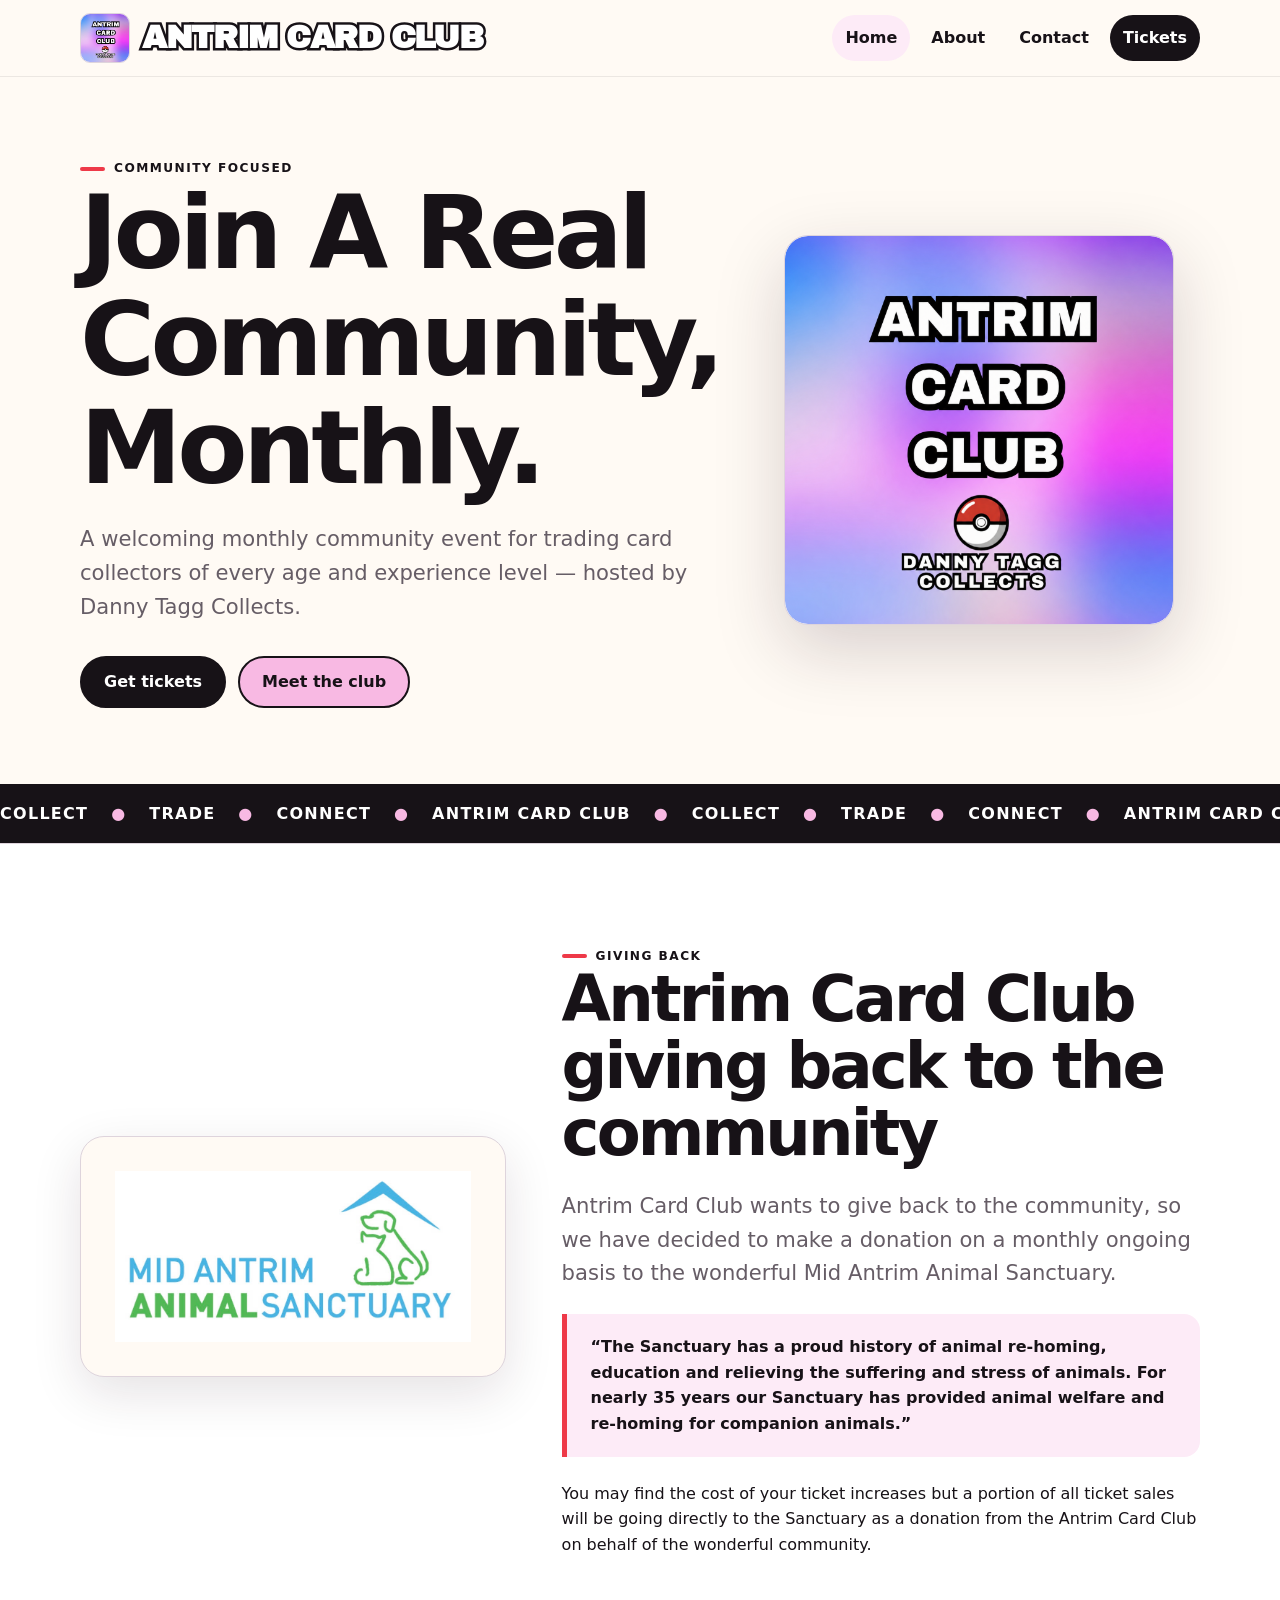
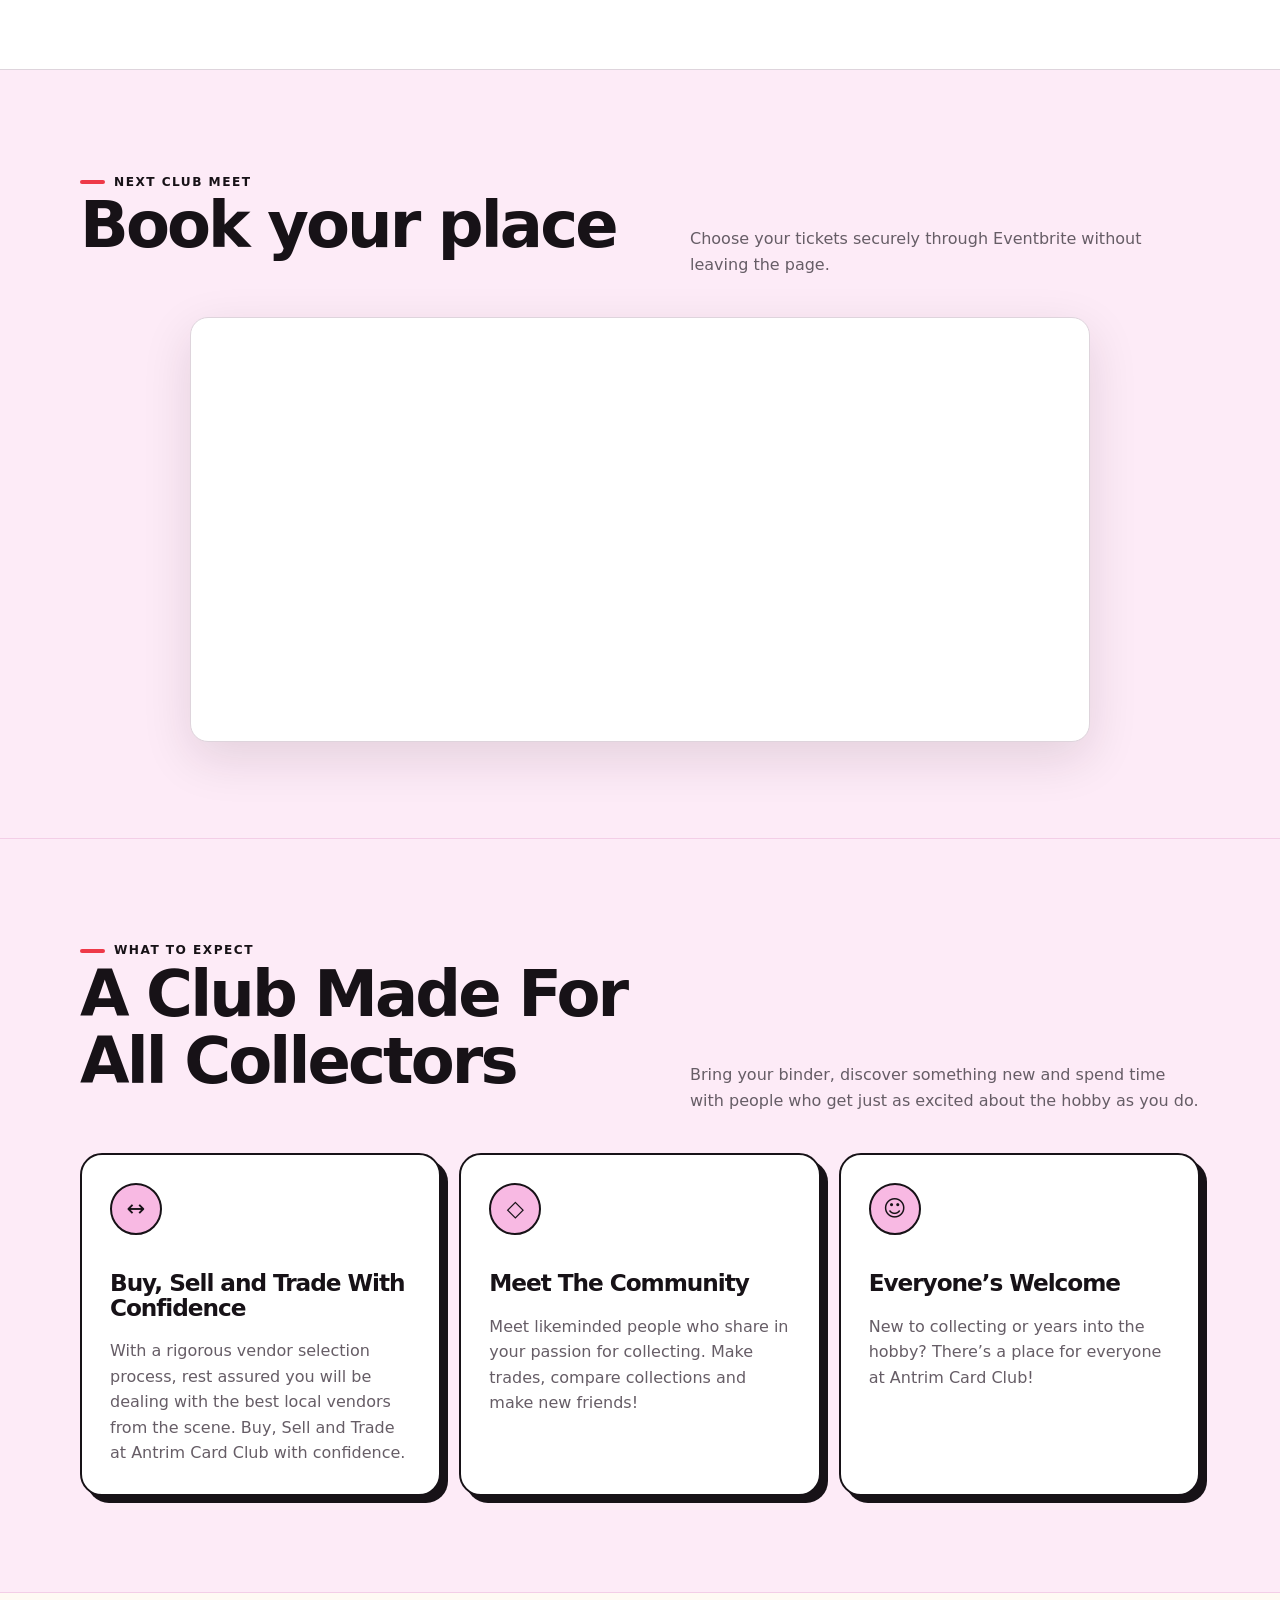
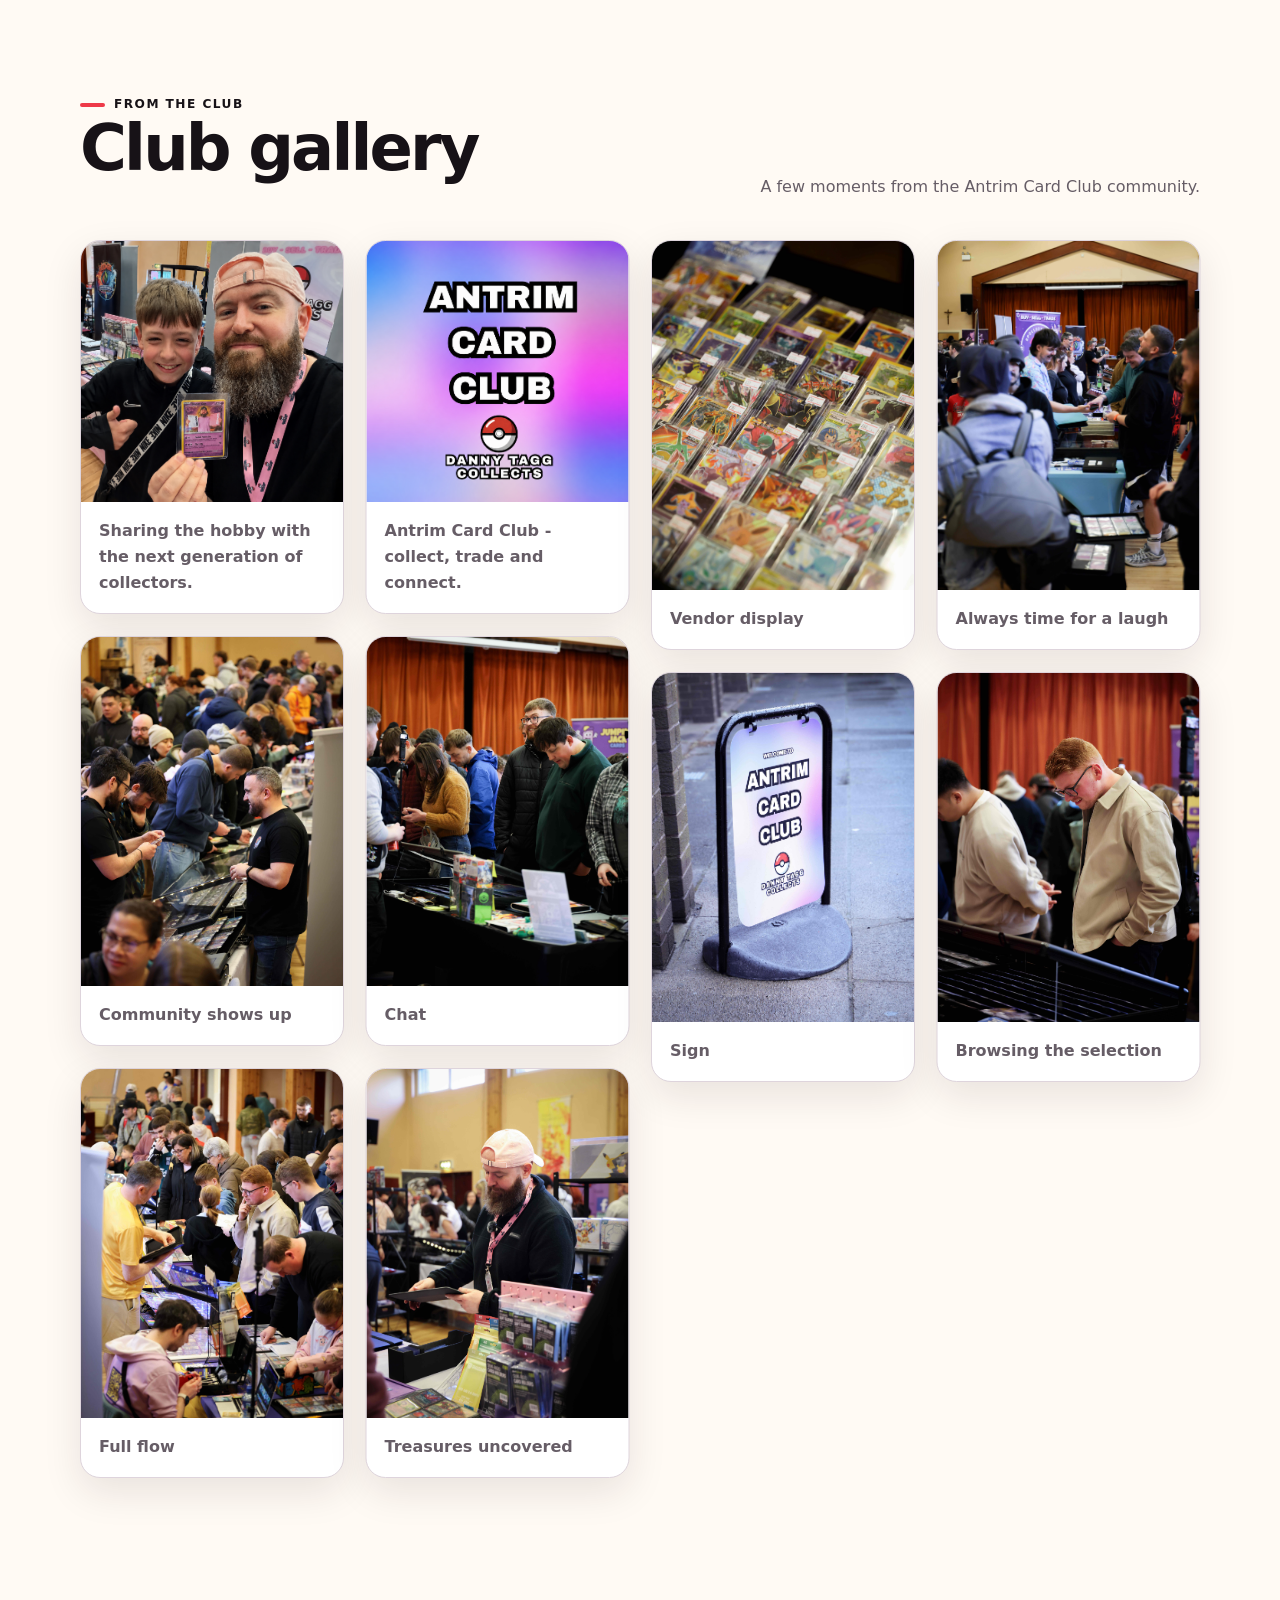
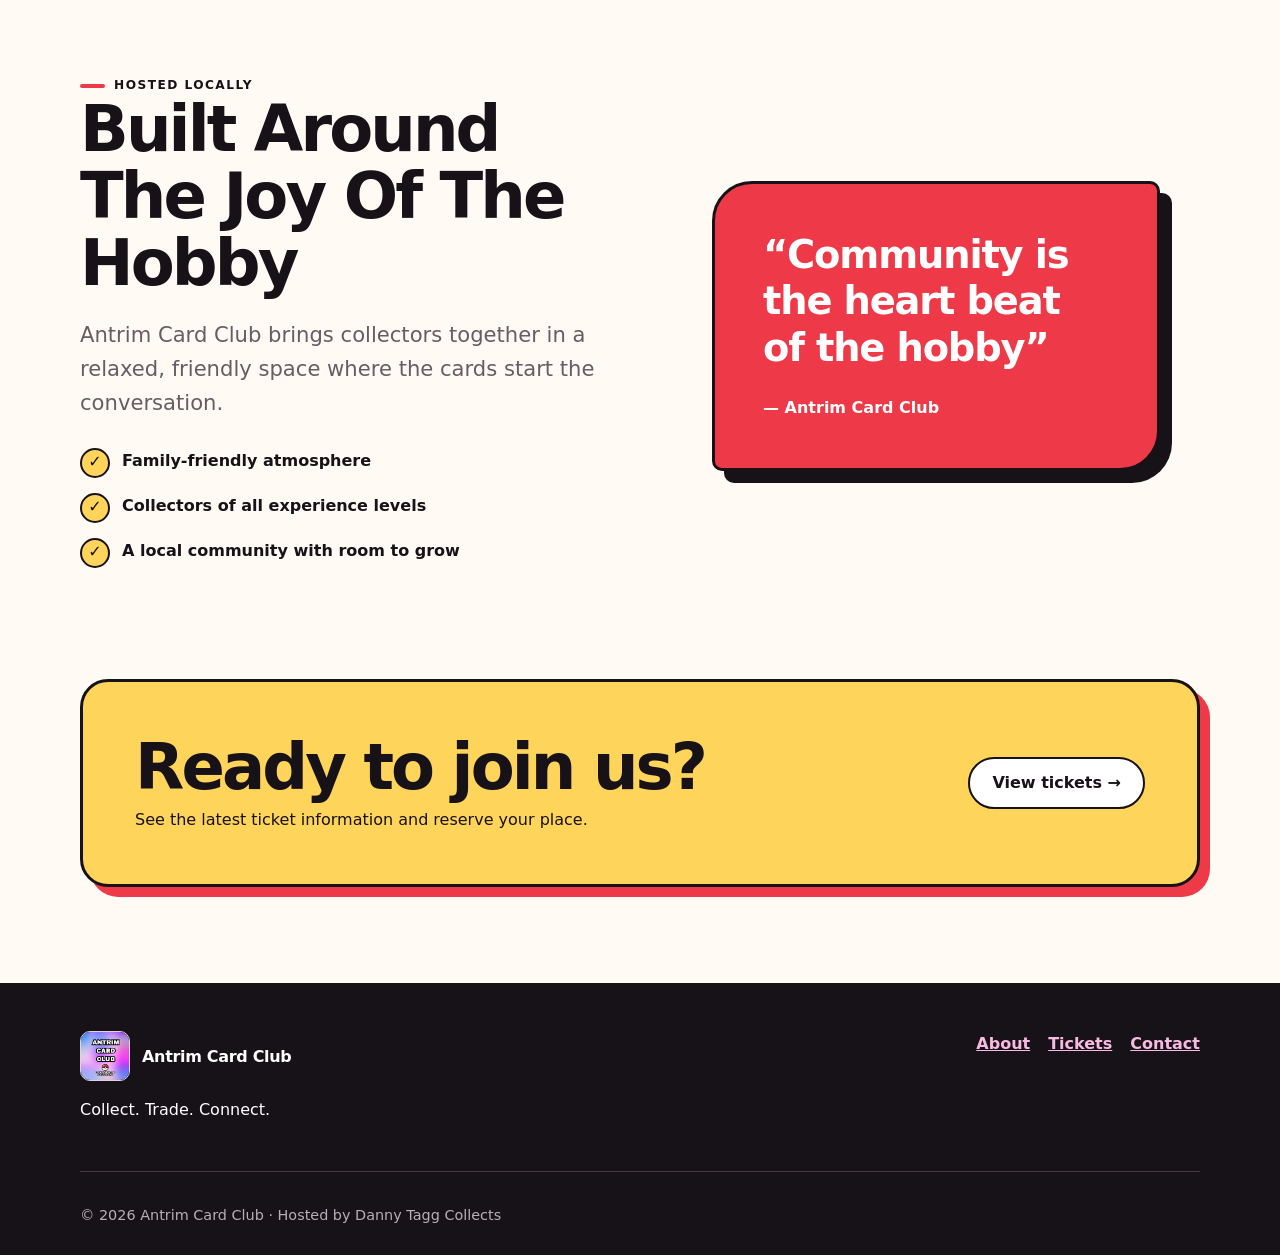
<file: index.html>
<!doctype html>
<html lang="en">
<head>
  <meta charset="utf-8"><meta name="viewport" content="width=device-width, initial-scale=1">
  <meta name="description" content="Antrim Card Club — local collectors, good trades and great cards, brought together by Danny Tagg Collects.">
  <title>Antrim Card Club | Collect. Trade. Play.</title>
  <link rel="preconnect" href="https://fonts.googleapis.com">
  <link rel="preconnect" href="https://fonts.gstatic.com" crossorigin>
  <link href="https://fonts.googleapis.com/css2?family=Archivo+Black&display=swap" rel="stylesheet">
  <link rel="stylesheet" href="styles.css">
</head>
<body>
  <a class="skip" href="#main">Skip to content</a>
  <header class="site-header"><nav class="nav wrap" aria-label="Main navigation">
    <a class="brand" href="index.html"><img src="assets/danny-tagg-logo.webp" alt="Antrim Card Club logo"><span class="home-brand-wordmark" data-site-name>Antrim Card Club</span></a>
    <button class="menu-btn" aria-expanded="false" aria-controls="nav-links">Menu</button>
    <div class="nav-links" id="nav-links"><a href="index.html" aria-current="page">Home</a><a href="about.html">About</a><a href="contact.html">Contact</a><a class="nav-cta" href="tickets.html">Tickets</a></div>
  </nav></header>
  <main id="main">
    <section class="hero wrap">
      <div><span class="eyebrow" data-content="home.eyebrow">Antrim’s collector community</span><h1 data-content="home.title">Good cards. Great people.</h1><p class="lead" data-content="home.intro">A welcoming local meet-up for trading card collectors of every age and experience level — hosted by Danny Tagg Collects.</p><div class="actions"><a class="btn btn-primary" href="tickets.html">Get tickets</a><a class="btn btn-pink" href="about.html">Meet the club</a></div></div>
      <div class="hero-art" aria-label="Danny Tagg Collects"><span class="spark spark-a">✦</span><div class="hero-disc"><img src="assets/danny-tagg-logo.webp" alt="Danny Tagg Collects"></div><span class="spark spark-b">★</span></div>
    </section>
    <div class="ticker" aria-hidden="true"><div class="ticker-track">COLLECT <span>●</span> TRADE <span>●</span> CONNECT <span>●</span> ANTRIM CARD CLUB <span>●</span> COLLECT <span>●</span> TRADE <span>●</span> CONNECT <span>●</span> ANTRIM CARD CLUB <span>●</span></div></div>
    <section class="section community-giving"><div class="wrap community-giving-grid"><div class="community-giving-image"><img data-announcement-image src="assets/mid-antrim-animal-sanctuary.png" alt="Mid Antrim Animal Sanctuary logo"></div><div class="community-giving-copy"><span class="eyebrow">Giving back</span><h2 data-content="home.announcementTitle">Antrim Card Club giving back to the community</h2><p class="lead" data-content="home.announcementIntro">Antrim Card Club wants to give back to the community, so we have decided to make a donation on a monthly ongoing basis to the wonderful Mid Antrim Animal Sanctuary.</p><blockquote data-content="home.sanctuaryQuote">“The Sanctuary has a proud history of animal re-homing, education and relieving the suffering and stress of animals. For nearly 35 years our Sanctuary has provided animal welfare and re-homing for companion animals.”</blockquote><p data-content="home.announcementClosing">You may find the cost of your ticket increases but a portion of all ticket sales will be going directly to the Sanctuary as a donation from the Antrim Card Club on behalf of the wonderful community.</p></div></div></section>
    <section class="section home-booking"><div class="wrap"><div class="section-head"><div><span class="eyebrow">Next club meet</span><h2>Book your place</h2></div><p>Choose your tickets securely through Eventbrite without leaving the page.</p></div><div class="eventbrite-widget-shell"><div id="eventbrite-widget-container-home-2002380245216" data-eventbrite-checkout></div><noscript><p>JavaScript is required for embedded checkout. <a href="tickets.html">Visit the tickets page</a>.</p></noscript></div></div></section>
    <section class="section section-pink"><div class="wrap"><div class="section-head"><div><span class="eyebrow">What to expect</span><h2 data-content="home.sectionTitle">A club made for collectors</h2></div><p data-content="home.sectionIntro">Bring your binder, discover something new and spend time with people who get just as excited about the hobby as you do.</p></div><div class="cards">
      <article class="card"><div class="card-icon">↔</div><h3 data-content="home.featureOneTitle">Trade with confidence</h3><p data-content="home.featureOneText">Meet collectors face to face, compare collections and make fair, friendly trades.</p></article>
      <article class="card"><div class="card-icon">◇</div><h3 data-content="home.featureTwoTitle">Find new favourites</h3><p data-content="home.featureTwoText">Explore cards, sets and collecting styles from across the local community.</p></article>
      <article class="card"><div class="card-icon">☺</div><h3 data-content="home.featureThreeTitle">Everyone’s welcome</h3><p data-content="home.featureThreeText">New to collecting or years into the hobby? There’s a place for you at the table.</p></article>
    </div></div></section>
    <section class="section"><div class="wrap split"><div><span class="eyebrow">Hosted locally</span><h2 data-content="home.storyTitle">Built around the joy of the hobby</h2><p class="lead" data-content="home.storyText">Danny Tagg Collects brings collectors together in a relaxed, friendly space where the cards start the conversation.</p><ul class="feature-list"><li>Family-friendly atmosphere</li><li>Collectors of all experience levels</li><li>A local community with room to grow</li></ul></div><blockquote class="quote"><p>“The best pull is finding your people.”</p><span>— Antrim Card Club</span></blockquote></div></section>
    <section class="cta wrap"><div><h2>Ready to join us?</h2><p>See the latest ticket information and reserve your place.</p></div><a class="btn btn-light" href="tickets.html">View tickets →</a></section>
  </main>
  <footer><div class="wrap"><div class="footer-grid"><div class="footer-brand"><a class="brand" href="index.html"><img src="assets/danny-tagg-logo.webp" alt=""><span>Antrim Card Club</span></a><p>Collect. Trade. Connect.</p></div><div class="footer-links"><a href="about.html">About</a><a href="tickets.html">Tickets</a><a href="contact.html">Contact</a></div></div><div class="copyright">© <span data-year></span> Antrim Card Club · Hosted by Danny Tagg Collects</div></div></footer>
  <script src="eventbrite-checkout.js?v=20261007"></script><script src="site-content.js?v=20261007"></script><script src="script.js?v=20261007"></script>
</body></html>
</file>
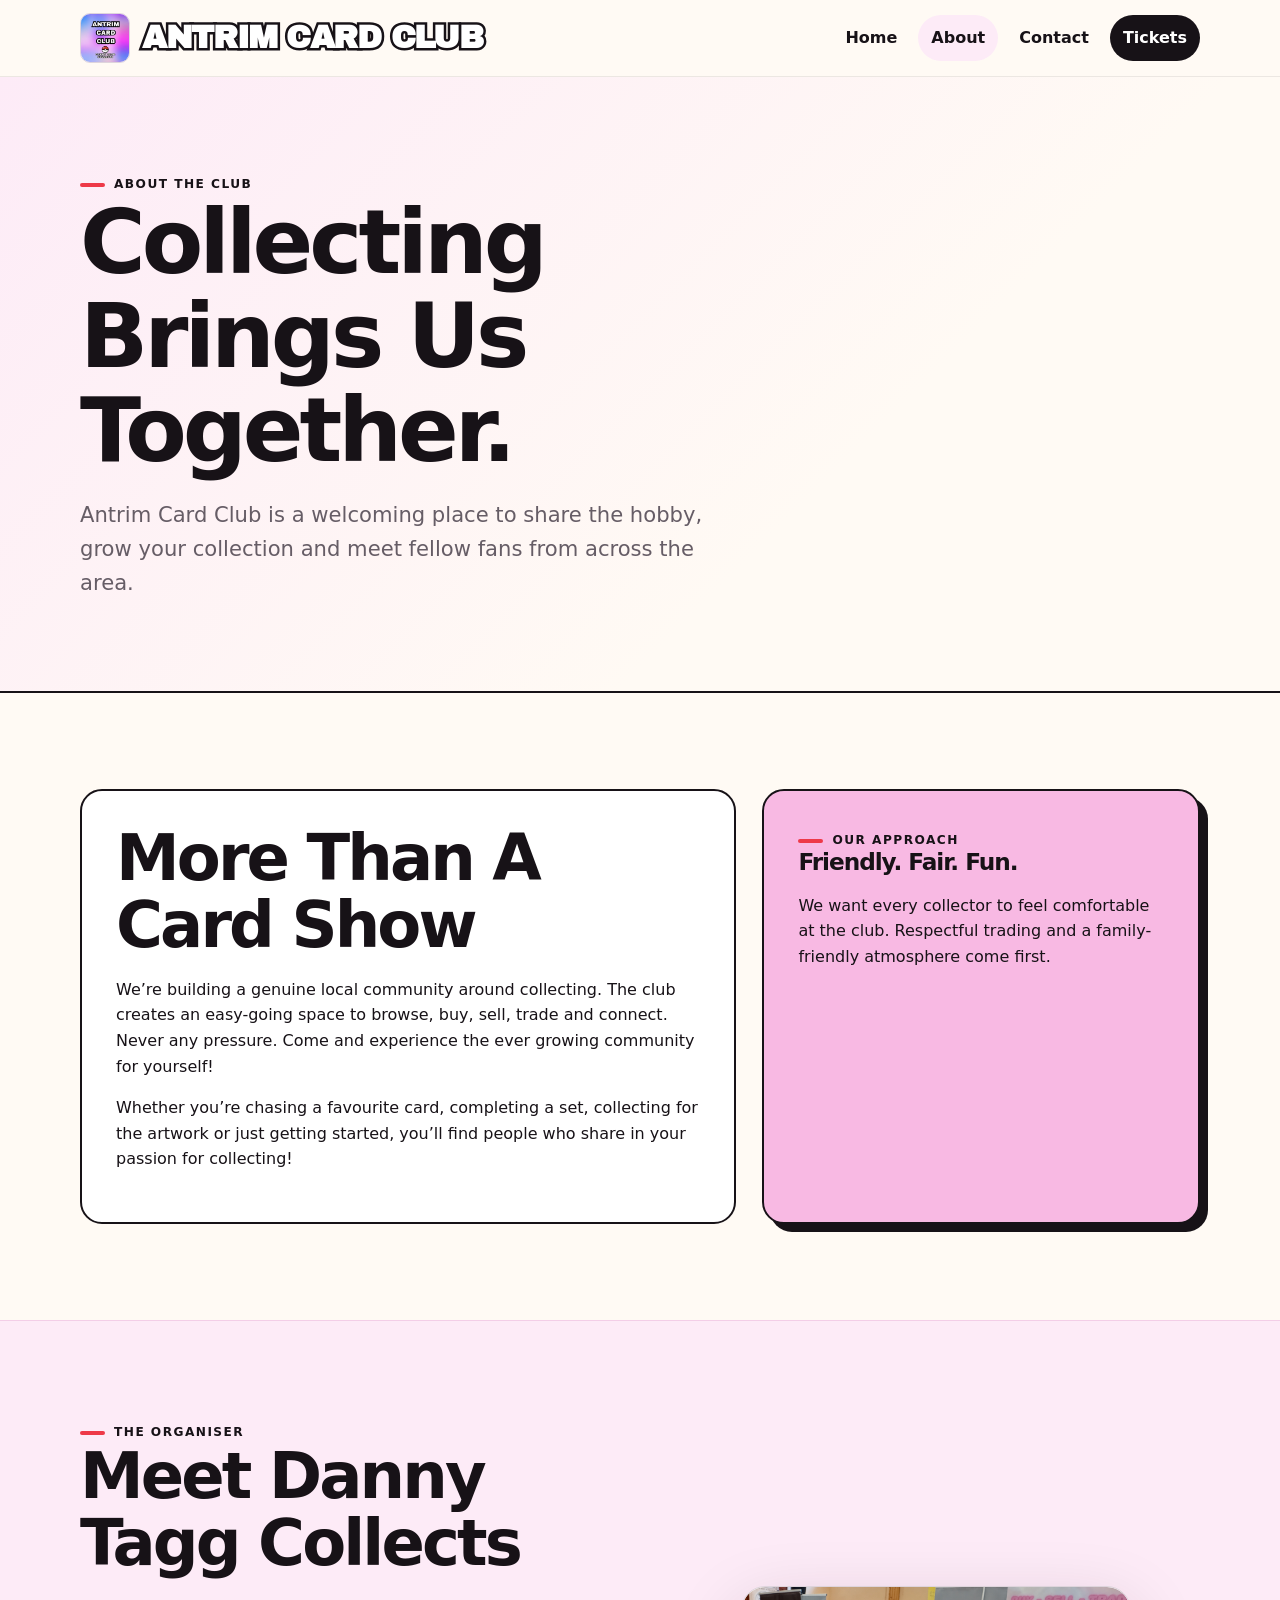
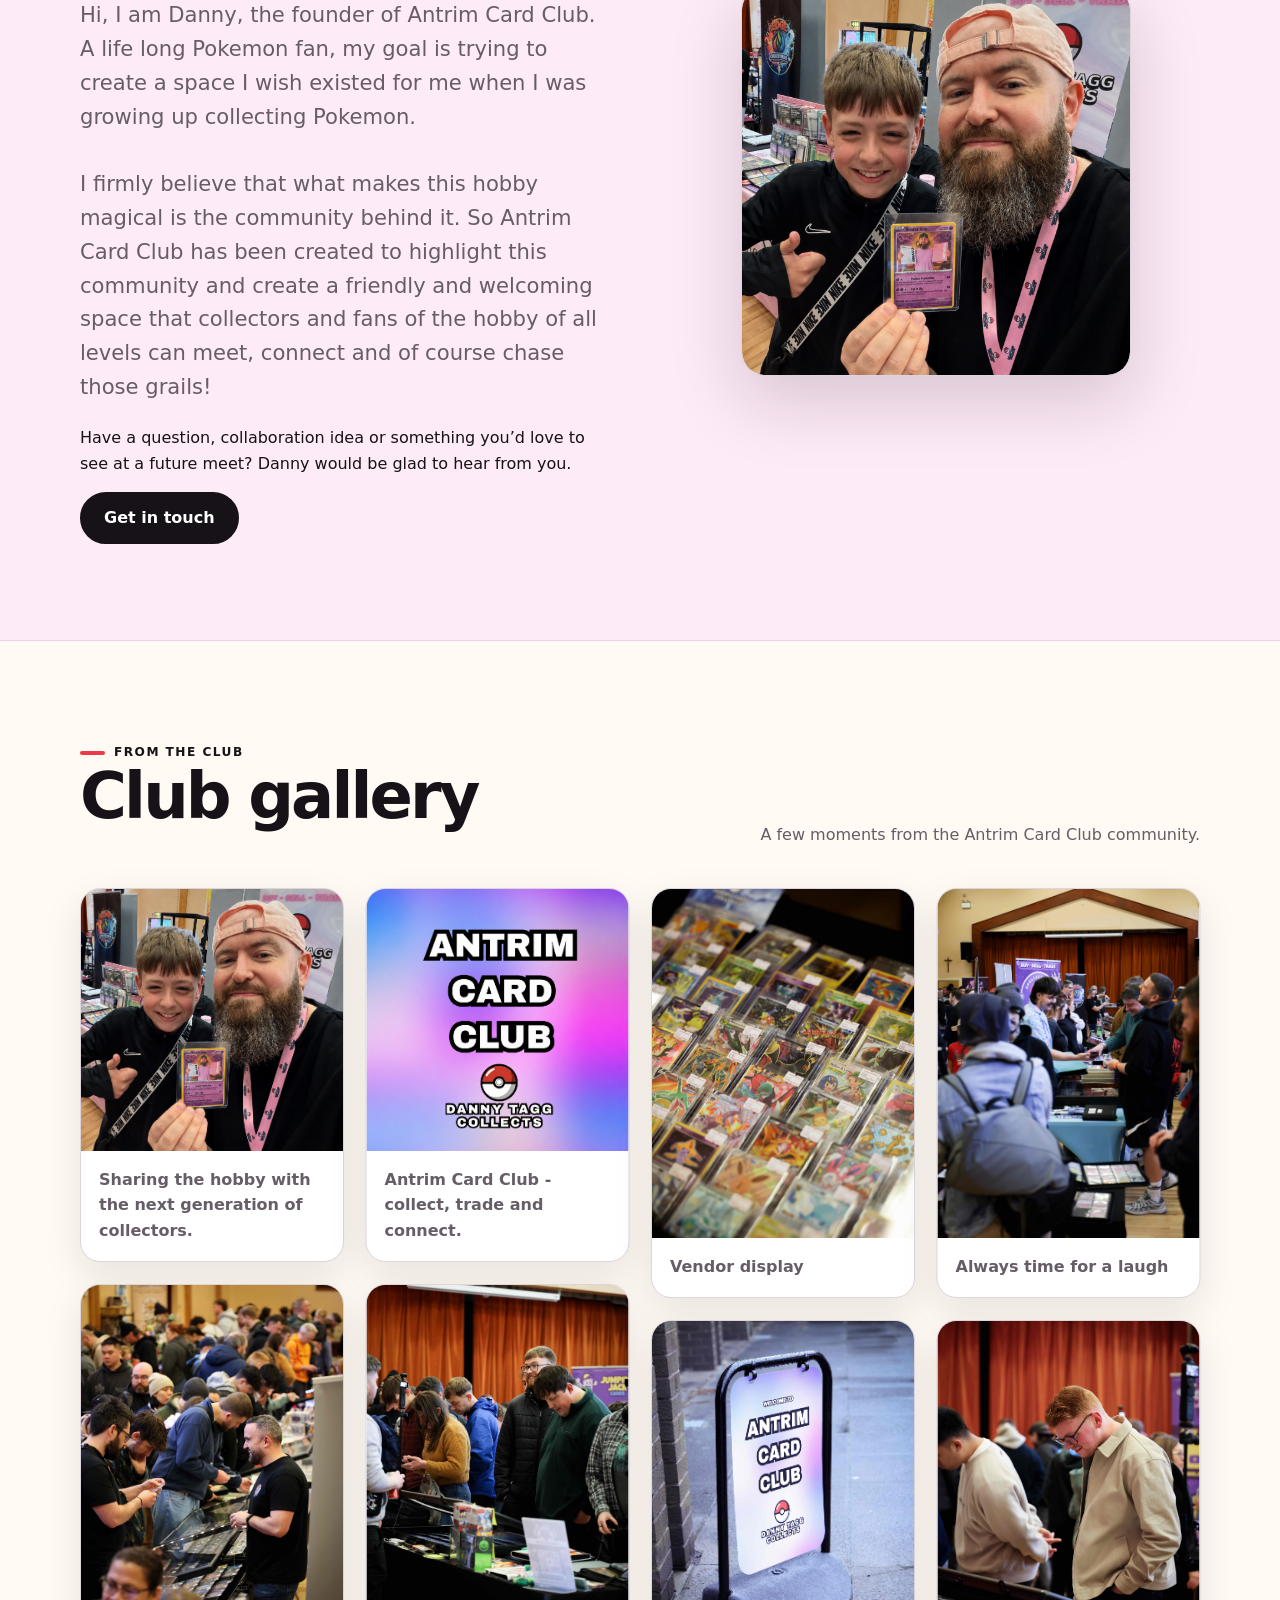
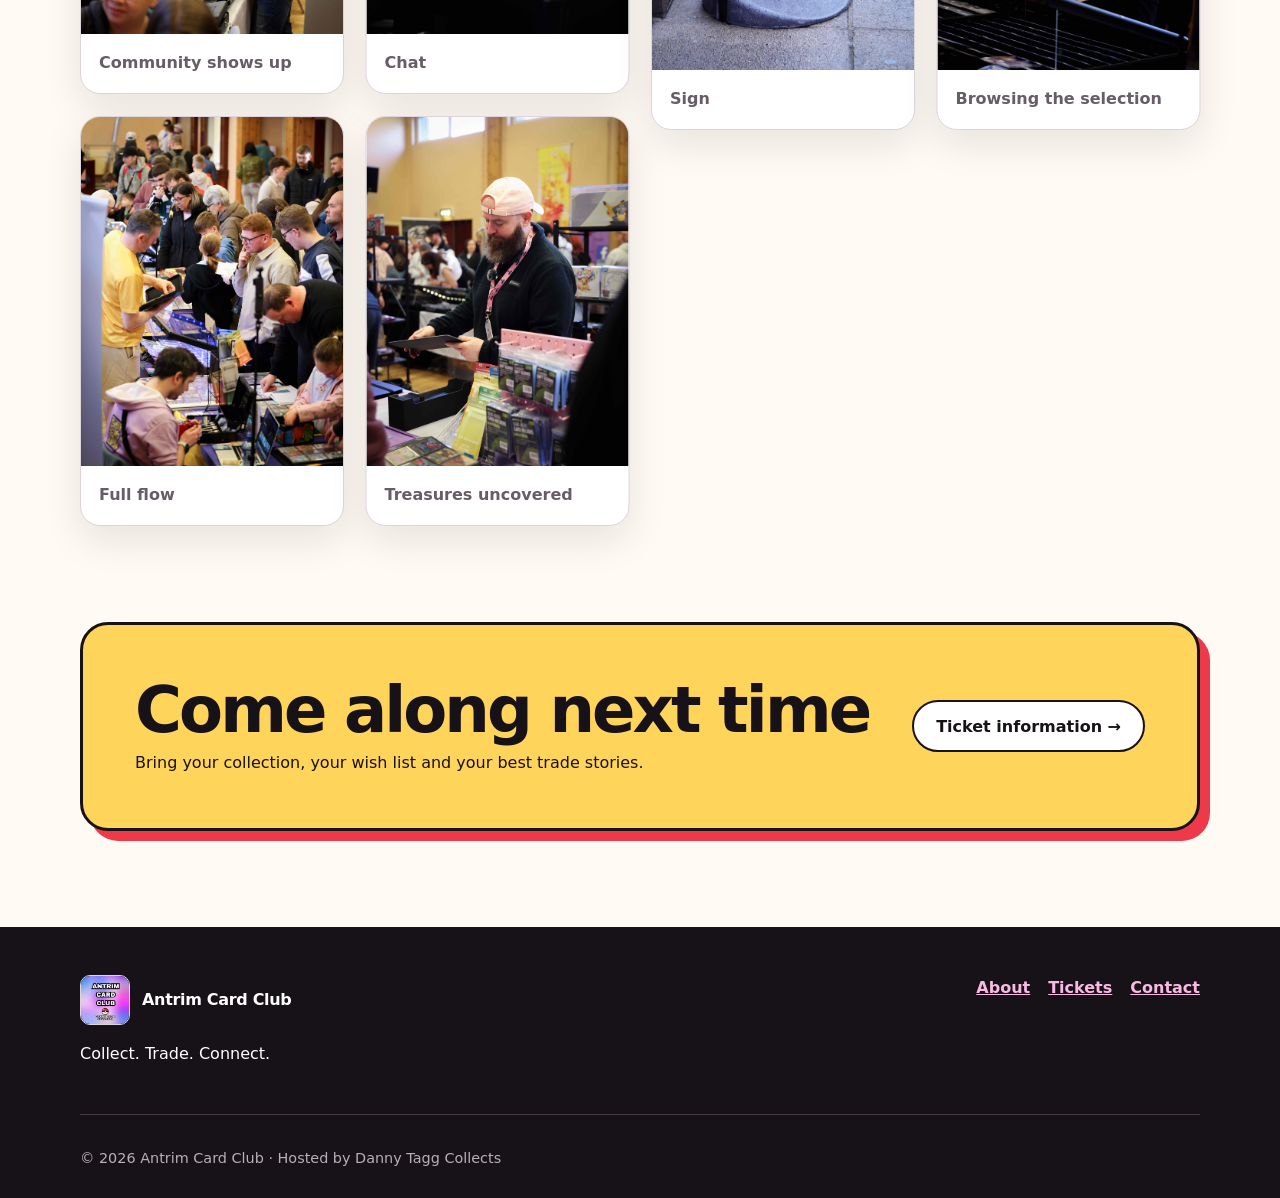
<file: about.html>
<!doctype html><html lang="en"><head><meta charset="utf-8"><meta name="viewport" content="width=device-width, initial-scale=1"><meta name="description" content="Learn about Antrim Card Club and organiser Danny Tagg Collects."><title>About | Antrim Card Club</title><link rel="stylesheet" href="styles.css"></head><body>
<a class="skip" href="#main">Skip to content</a><header class="site-header"><nav class="nav wrap" aria-label="Main navigation"><a class="brand" href="index.html"><img src="assets/danny-tagg-logo.webp" alt="Danny Tagg Collects logo"><span>Antrim Card Club</span></a><button class="menu-btn" aria-expanded="false" aria-controls="nav-links">Menu</button><div class="nav-links" id="nav-links"><a href="index.html">Home</a><a href="about.html" aria-current="page">About</a><a href="contact.html">Contact</a><a class="nav-cta" href="tickets.html">Tickets</a></div></nav></header>
<main id="main"><section class="page-hero"><div class="wrap"><span class="eyebrow">About the club</span><h1 data-content="about.title">Cards bring us together.</h1><p class="lead" data-content="about.intro">Antrim Card Club is a welcoming place to share the hobby, grow your collection and meet fellow fans from across the area.</p></div></section>
<section class="section"><div class="wrap info-grid"><div class="panel"><h2 data-content="about.mainTitle">More than a card meet</h2><p data-content="about.mainText">We’re building a genuine local community around collecting. The club creates an easy-going space to browse, talk, trade and learn — without pressure or pretence.</p><p data-content="about.mainTextTwo">Whether you’re chasing a favourite character, completing a set, collecting for the artwork or just getting started, you’ll find people who share the excitement.</p></div><aside class="panel panel-accent"><span class="eyebrow">Our approach</span><h3>Friendly. Fair. Fun.</h3><p>We want every collector to feel comfortable at the club. Respectful trading and a family-friendly atmosphere come first.</p></aside></div></section>
<section class="section section-pink"><div class="wrap split"><div><span class="eyebrow">The organiser</span><h2 data-content="about.organiserTitle">Meet Danny Tagg Collects</h2><p class="lead" data-content="about.organiserText">Danny is the collector behind the club — bringing energy, knowledge and a real love for the community to every event.</p><p>Have a question, collaboration idea or something you’d love to see at a future meet? Danny would be glad to hear from you.</p><a class="btn btn-primary" href="contact.html">Get in touch</a></div><div class="hero-disc" style="margin:auto"><img src="assets/danny-tagg-logo.webp" alt="Danny Tagg Collects logo"></div></div></section>
<section class="cta wrap"><div><h2>Come along next time</h2><p>Bring your collection, your wish list and your best trade stories.</p></div><a class="btn btn-light" href="tickets.html">Ticket information →</a></section></main>
<footer><div class="wrap"><div class="footer-grid"><div class="footer-brand"><a class="brand" href="index.html"><img src="assets/danny-tagg-logo.webp" alt=""><span>Antrim Card Club</span></a><p>Collect. Trade. Connect.</p></div><div class="footer-links"><a href="about.html">About</a><a href="tickets.html">Tickets</a><a href="contact.html">Contact</a></div></div><div class="copyright">© <span data-year></span> Antrim Card Club · Hosted by Danny Tagg Collects</div></div></footer><script src="site-content.js"></script><script src="script.js"></script></body></html>
</file>
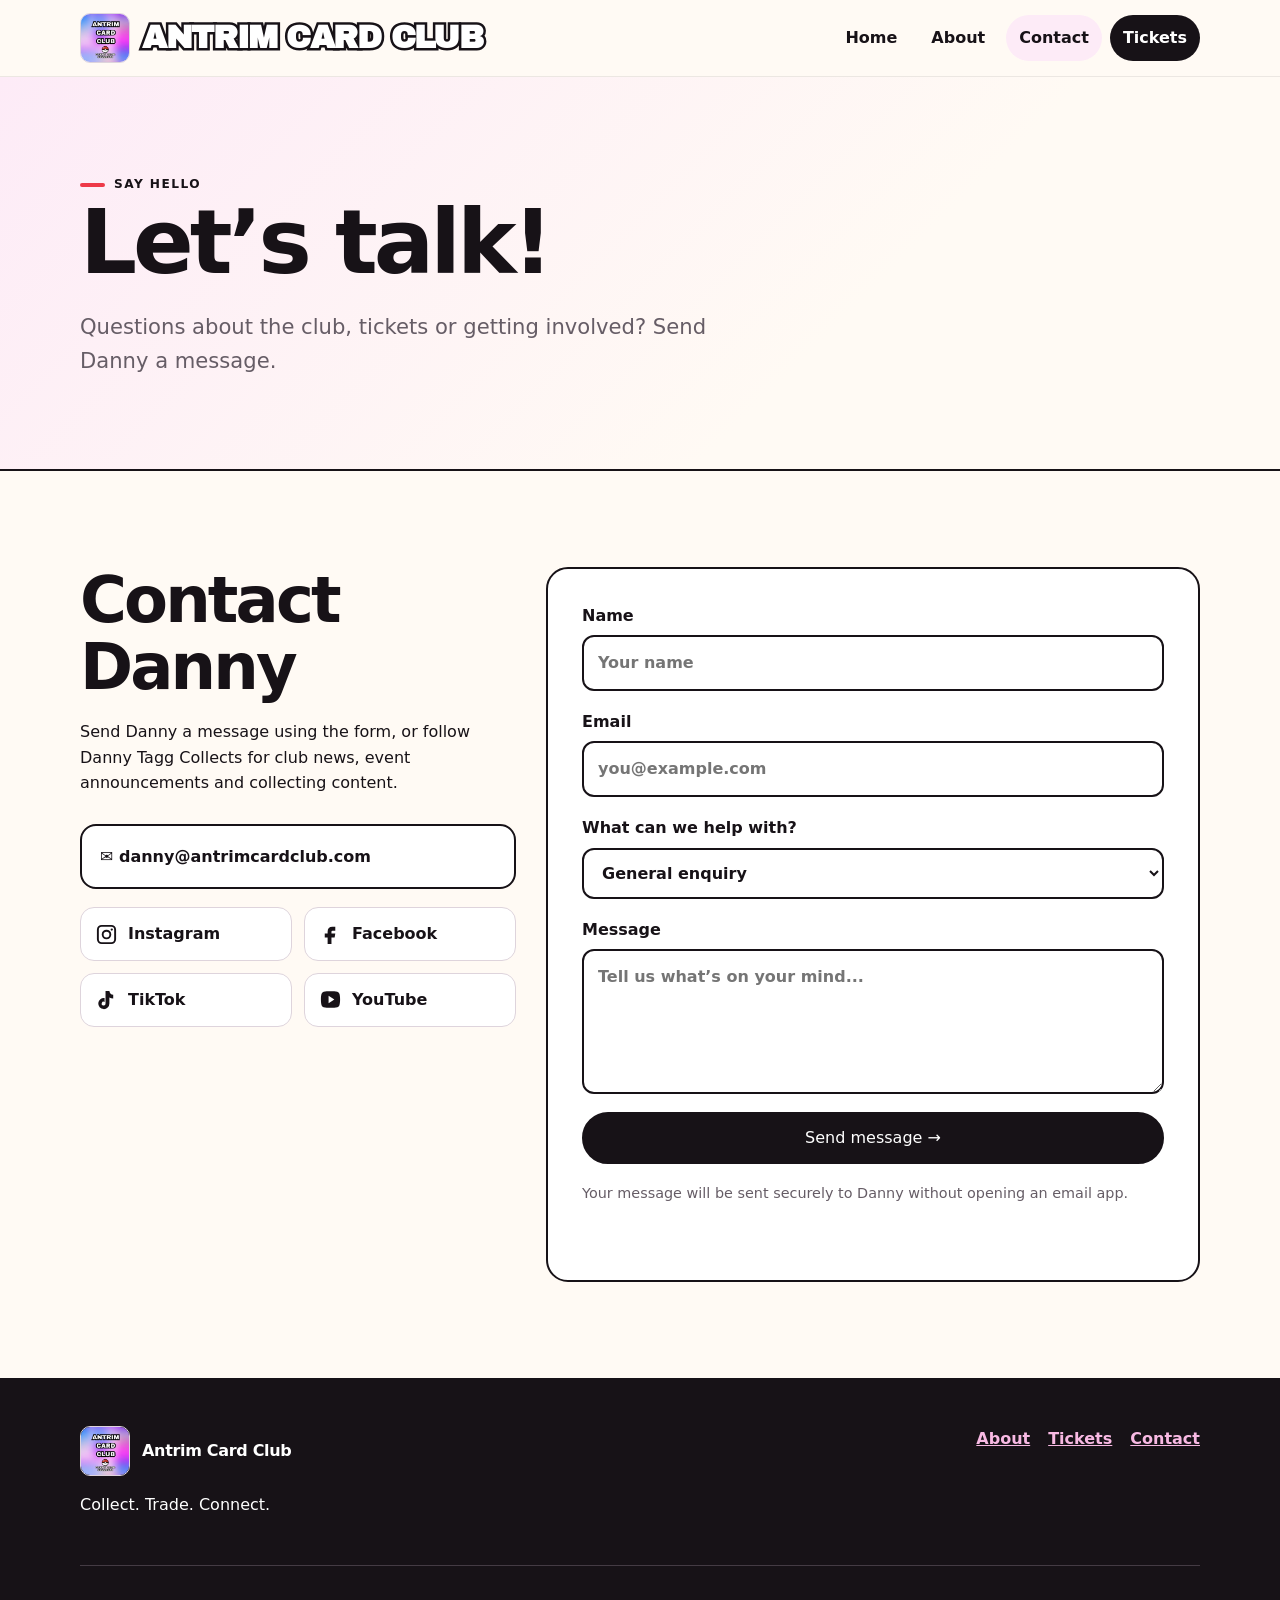
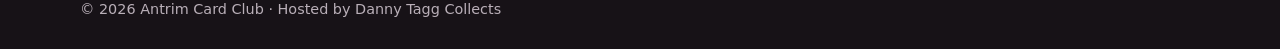
<file: contact.html>
<!doctype html>
<html lang="en">
<head><meta charset="utf-8"><meta name="viewport" content="width=device-width, initial-scale=1"><meta name="description" content="Contact Danny Tagg Collects about Antrim Card Club."><title>Contact | Antrim Card Club</title><link rel="stylesheet" href="styles.css"></head>
<body>
<a class="skip" href="#main">Skip to content</a><header class="site-header"><nav class="nav wrap" aria-label="Main navigation"><a class="brand" href="index.html"><img src="assets/antrim-card-club-logo-square.png" alt="Antrim Card Club logo"><span>Antrim Card Club</span></a><button class="menu-btn" aria-expanded="false" aria-controls="nav-links">Menu</button><div class="nav-links" id="nav-links"><a href="index.html">Home</a><a href="about.html">About</a><a href="contact.html" aria-current="page">Contact</a><a class="nav-cta" href="tickets.html">Tickets</a></div></nav></header>
<main id="main"><section class="page-hero"><div class="wrap"><span class="eyebrow">Say hello</span><h1 data-content="contact.title">Let’s talk!</h1><p class="lead" data-content="contact.intro">Questions about the club, tickets or getting involved? Send Danny a message.</p></div></section>
<section class="section"><div class="wrap contact-grid"><div><h2>Contact Danny</h2><p>Send Danny a message using the form, or follow Danny Tagg Collects for club news, event announcements and collecting content.</p><div class="contact-items"><a class="contact-item" data-contact-email href="mailto:danny@antrimcardclub.com">Email Danny</a></div>
<div class="social-links" aria-label="Danny Tagg Collects social profiles">
<a data-social="instagramUrl" href="https://www.instagram.com/dannytaggcollects" target="_blank" rel="noopener" aria-label="Instagram"><svg viewBox="0 0 24 24" aria-hidden="true"><path d="M7 2h10a5 5 0 0 1 5 5v10a5 5 0 0 1-5 5H7a5 5 0 0 1-5-5V7a5 5 0 0 1 5-5Zm0 2a3 3 0 0 0-3 3v10a3 3 0 0 0 3 3h10a3 3 0 0 0 3-3V7a3 3 0 0 0-3-3H7Zm5 3a5 5 0 1 1 0 10 5 5 0 0 1 0-10Zm0 2a3 3 0 1 0 0 6 3 3 0 0 0 0-6Zm5.5-3.3a1.2 1.2 0 1 1 0 2.4 1.2 1.2 0 0 1 0-2.4Z"/></svg><span>Instagram</span></a>
<a data-social="facebookUrl" href="https://www.facebook.com/share/1aVycE8cTP/?mibextid=wwXIfr" target="_blank" rel="noopener" aria-label="Facebook"><svg viewBox="0 0 24 24" aria-hidden="true"><path d="M14 8h3V4h-3c-3.3 0-5 2-5 5v2H6v4h3v7h4v-7h3.3l.7-4h-4V9c0-.7.3-1 1-1Z"/></svg><span>Facebook</span></a>
<a data-social="tiktokUrl" href="https://www.tiktok.com/@dannytaggcollects" target="_blank" rel="noopener" aria-label="TikTok"><svg viewBox="0 0 24 24" aria-hidden="true"><path d="M15 3c.4 2.3 1.7 3.7 4 4v4c-1.5 0-2.8-.4-4-1.1v6.3a5.8 5.8 0 1 1-5-5.7v4.1a2 2 0 1 0 1 1.7V3h4Z"/></svg><span>TikTok</span></a>
<a data-social="youtubeUrl" href="https://www.youtube.com/@DannyTaggCollects" target="_blank" rel="noopener" aria-label="YouTube"><svg viewBox="0 0 24 24" aria-hidden="true"><path d="M22 12c0-3-.3-5-.7-6-.4-1-1.2-1.7-2.2-2C17.5 3.5 14.5 3.4 12 3.4S6.5 3.5 4.9 4c-1 .3-1.8 1-2.2 2C2.3 7 2 9 2 12s.3 5 .7 6c.4 1 1.2 1.7 2.2 2 1.6.5 4.6.6 7.1.6s5.5-.1 7.1-.6c1-.3 1.8-1 2.2-2 .4-1 .7-3 .7-6Zm-12 4V8l6 4-6 4Z"/></svg><span>YouTube</span></a>
</div></div><div class="panel"><form id="contact-form" action="https://formsubmit.co/danny@antrimcardclub.com" method="POST"><input type="hidden" name="_subject" value="New Antrim Card Club website enquiry"><input type="hidden" name="_template" value="table"><input type="text" name="_honey" class="form-honeypot" tabindex="-1" autocomplete="off" aria-hidden="true"><label>Name<input name="name" required autocomplete="name" placeholder="Your name"></label><label>Email<input type="email" name="email" required autocomplete="email" placeholder="you@example.com"></label><label>What can we help with?<select name="topic"><option>General enquiry</option><option>Tickets</option><option>Trading</option><option>Collaboration</option></select></label><label>Message<textarea name="message" required placeholder="Tell us what’s on your mind..."></textarea></label><button class="btn btn-primary" type="submit">Send message →</button><p class="form-note">Your message will be sent securely to Danny without opening an email app.</p><p class="form-status" role="status" aria-live="polite"></p></form></div></div></section></main>
<footer><div class="wrap"><div class="footer-grid"><div class="footer-brand"><a class="brand" href="index.html"><img src="assets/antrim-card-club-logo-square.png" alt=""><span>Antrim Card Club</span></a><p>Collect. Trade. Connect.</p></div><div class="footer-links"><a href="about.html">About</a><a href="tickets.html">Tickets</a><a href="contact.html">Contact</a></div></div><div class="copyright">© <span data-year></span> Antrim Card Club · Hosted by Danny Tagg Collects</div></div></footer><script src="site-content.js"></script><script src="script.js"></script></body></html>
</file>
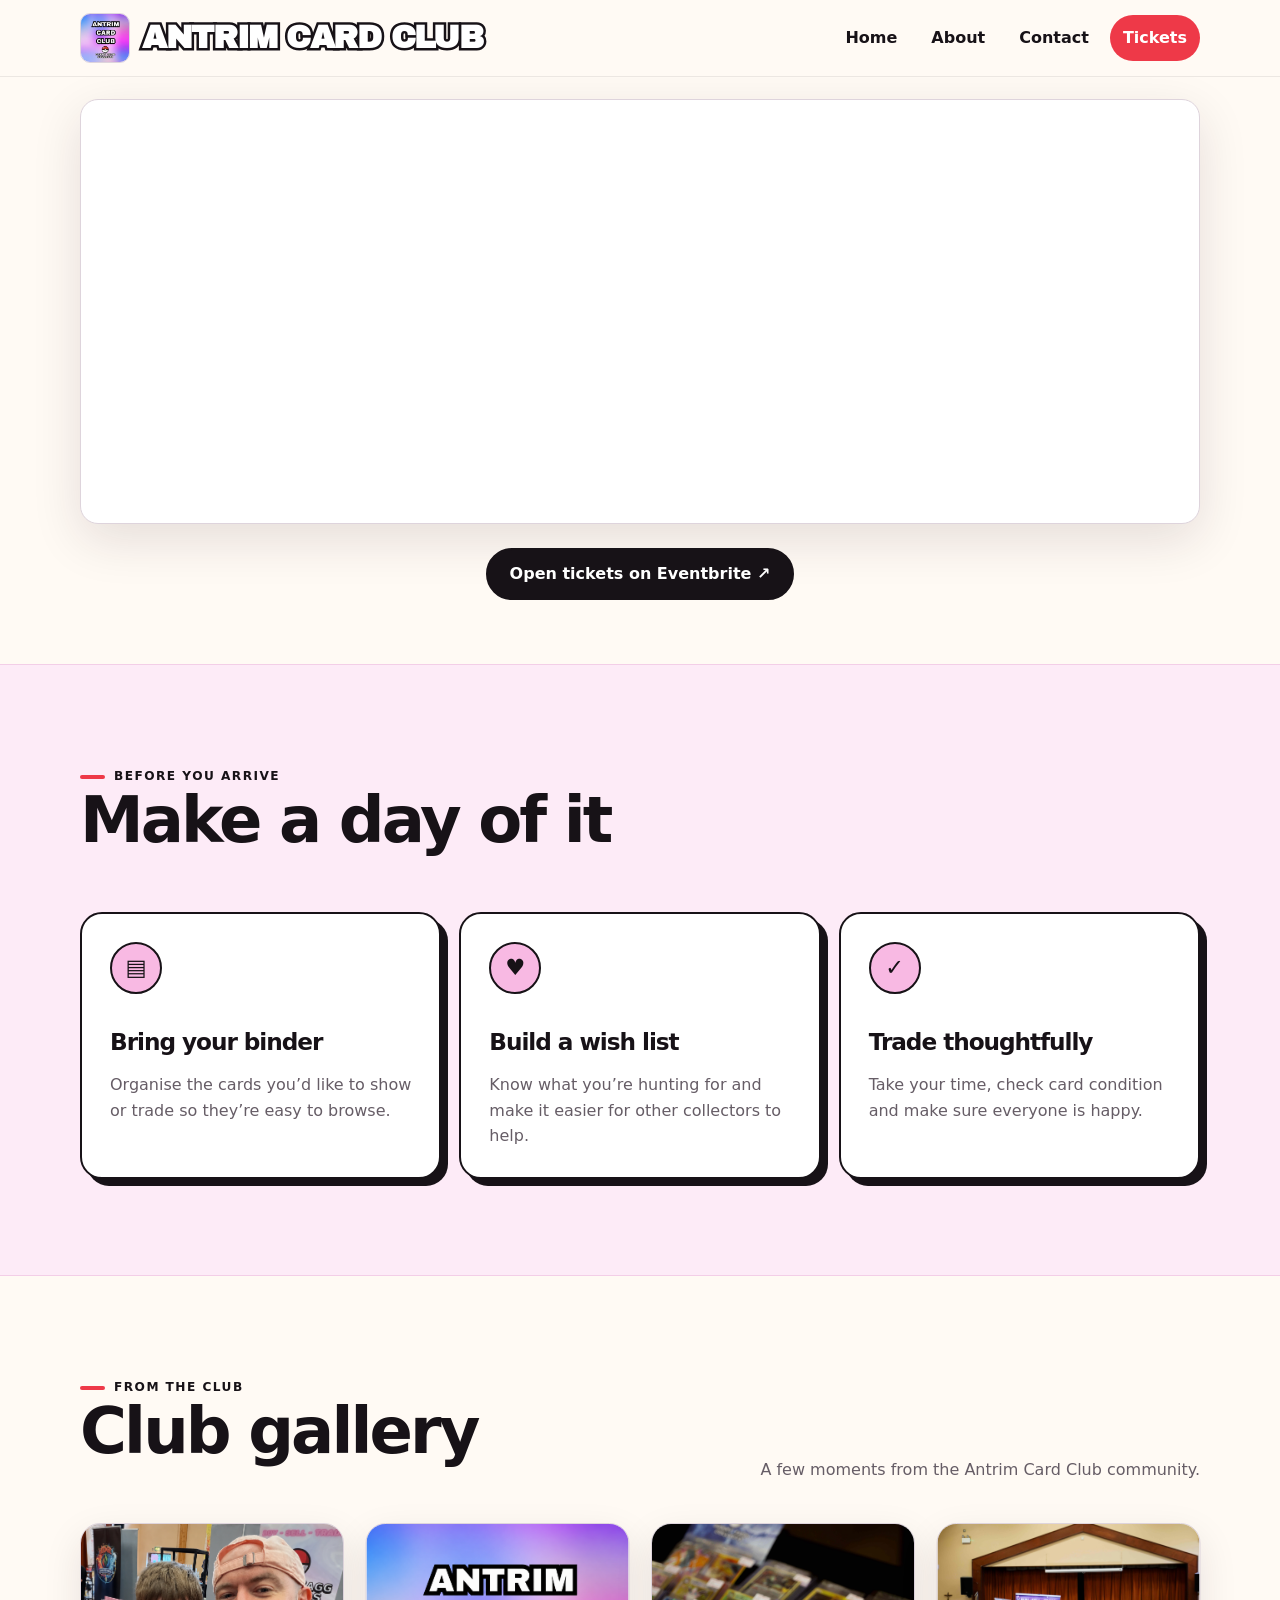
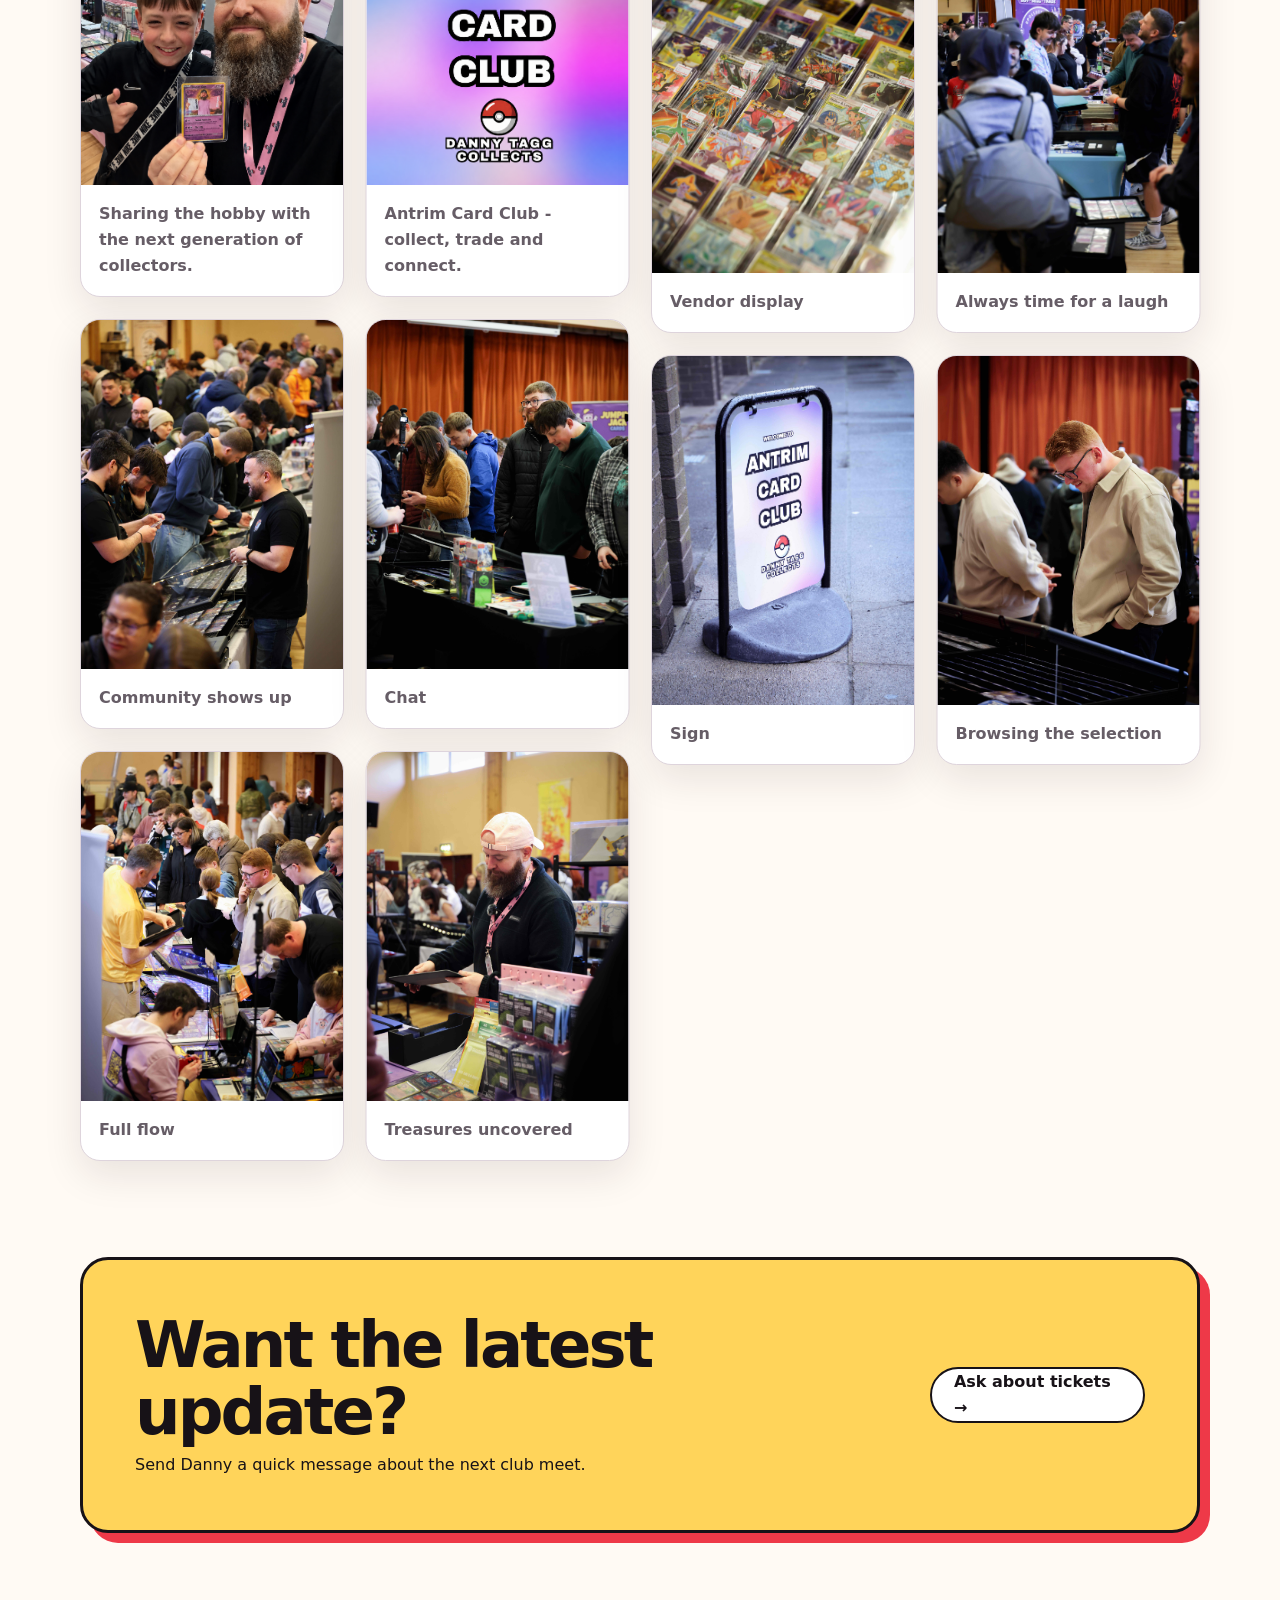
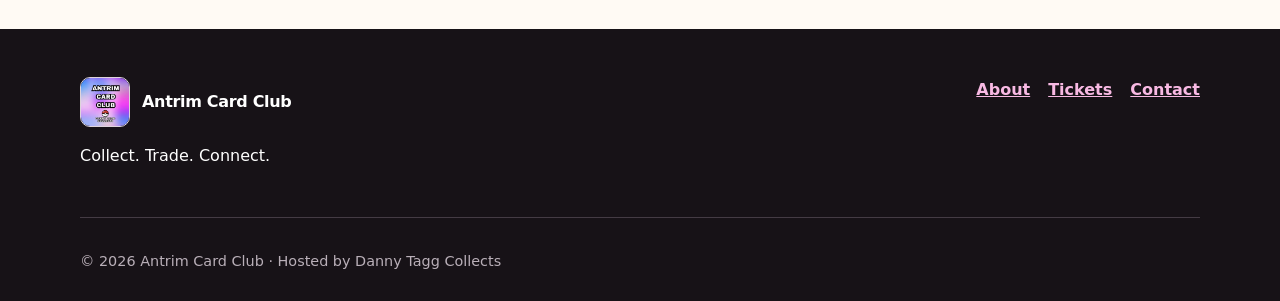
<file: tickets.html>
<!doctype html><html lang="en"><head><meta charset="utf-8"><meta name="viewport" content="width=device-width, initial-scale=1"><meta name="description" content="Ticket information for the next Antrim Card Club event."><title>Tickets | Antrim Card Club</title><link rel="stylesheet" href="styles.css?v=20260803-2"></head><body>
<a class="skip" href="#main">Skip to content</a><header class="site-header"><nav class="nav wrap" aria-label="Main navigation"><a class="brand" href="index.html"><img src="assets/danny-tagg-logo.webp" alt="Danny Tagg Collects logo"><span>Antrim Card Club</span></a><button class="menu-btn" aria-expanded="false" aria-controls="nav-links">Menu</button><div class="nav-links" id="nav-links"><a href="index.html">Home</a><a href="about.html">About</a><a href="contact.html">Contact</a><a class="nav-cta" href="tickets.html" aria-current="page">Tickets</a></div></nav></header>
<main id="main" class="tickets-main"><section class="tickets-widget-section"><div class="wrap"><h1 class="visually-hidden">Book Antrim Card Club tickets</h1><div class="eventbrite-widget-shell"><div id="eventbrite-widget-container-2002380245216" data-eventbrite-checkout></div><noscript><p>JavaScript is required for embedded checkout. <a href="https://www.eventbrite.co.uk/e/antrim-card-club-november-edition-tickets-2002380245216">Book on Eventbrite</a>.</p></noscript></div><div class="tickets-external-action"><a class="btn btn-primary" data-eventbrite-external-link href="https://www.eventbrite.co.uk/e/antrim-card-club-november-edition-tickets-2002380245216" target="_blank" rel="noopener">Open tickets on Eventbrite ↗</a></div></div></section>
<section class="section section-pink"><div class="wrap"><div class="section-head"><div><span class="eyebrow">Before you arrive</span><h2>Make a day of it</h2></div></div><div class="cards"><article class="card"><div class="card-icon">▤</div><h3>Bring your binder</h3><p>Organise the cards you’d like to show or trade so they’re easy to browse.</p></article><article class="card"><div class="card-icon">♥</div><h3>Build a wish list</h3><p>Know what you’re hunting for and make it easier for other collectors to help.</p></article><article class="card"><div class="card-icon">✓</div><h3>Trade thoughtfully</h3><p>Take your time, check card condition and make sure everyone is happy.</p></article></div></div></section>
<section class="cta wrap"><div><h2>Want the latest update?</h2><p>Send Danny a quick message about the next club meet.</p></div><a class="btn btn-light" href="contact.html?topic=Tickets">Ask about tickets →</a></section></main>
<footer><div class="wrap"><div class="footer-grid"><div class="footer-brand"><a class="brand" href="index.html"><img src="assets/danny-tagg-logo.webp" alt=""><span>Antrim Card Club</span></a><p>Collect. Trade. Connect.</p></div><div class="footer-links"><a href="about.html">About</a><a href="tickets.html">Tickets</a><a href="contact.html">Contact</a></div></div><div class="copyright">© <span data-year></span> Antrim Card Club · Hosted by Danny Tagg Collects</div></div></footer><script src="eventbrite-checkout.js?v=20261007"></script><script src="site-content.js?v=20261007"></script><script src="ticket-config.js?v=20261007"></script><script src="script.js?v=20261007"></script></body></html>
</file>
<file: styles.css>
@import url('https://fonts.googleapis.com/css2?family=Archivo+Black&display=swap');

:root {
  --ink: #171217;
  --muted: #665d66;
  --cream: #fffaf4;
  --paper: #ffffff;
  --pink: #f8b9e3;
  --pink-soft: #fdebf7;
  --red: #ee3948;
  --yellow: #ffd45a;
  --line: #ded4dc;
  --shadow: 0 16px 50px rgba(39, 18, 33, .12);
  --radius: 22px;
}

* { box-sizing: border-box; }
html { scroll-behavior: smooth; }
body {
  margin: 0;
  color: var(--ink);
  background: var(--cream);
  font-family: Inter, ui-sans-serif, system-ui, -apple-system, BlinkMacSystemFont, "Segoe UI", sans-serif;
  line-height: 1.6;
}
a { color: inherit; }
[data-content] a { color: #b81732; font-weight: 800; text-decoration-thickness: 2px; text-underline-offset: 3px; }
[data-content] a:hover { color: var(--red); }
img { max-width: 100%; display: block; }
.wrap { width: min(1120px, calc(100% - 40px)); margin-inline: auto; }
.skip { position: absolute; left: -9999px; }
.skip:focus { left: 16px; top: 12px; z-index: 100; padding: 10px 14px; background: white; border: 2px solid var(--ink); }

.site-header { position: sticky; top: 0; z-index: 20; background: rgba(255,250,244,.9); backdrop-filter: blur(14px); border-bottom: 1px solid rgba(23,18,23,.08); }
.nav { min-height: 76px; display: flex; align-items: center; justify-content: space-between; gap: 24px; }
.brand { display: flex; align-items: center; gap: 12px; font-weight: 900; text-decoration: none; letter-spacing: -.02em; }
.brand img { width: 50px; height: 50px; border-radius: 10px; object-fit: cover; border: 1px solid var(--line); }
.site-header .brand span { color: white; font-family: "Archivo Black", Impact, sans-serif; font-size: clamp(1.2rem, 2.5vw, 2rem); line-height: 1; letter-spacing: -.04em; text-transform: uppercase; -webkit-text-stroke: 5px var(--ink); paint-order: stroke fill; }
.nav-links { display: flex; align-items: center; gap: 8px; }
.nav-links a { text-decoration: none; font-weight: 750; padding: 10px 13px; border-radius: 999px; }
.nav-links a:hover, .nav-links a[aria-current="page"] { background: var(--pink-soft); }
.nav-links .nav-cta { background: var(--ink); color: white; }
.nav-links .nav-cta:hover, .nav-links .nav-cta[aria-current="page"] { background: var(--red); }
.menu-btn { display: none; border: 0; background: transparent; font: inherit; font-weight: 800; padding: 8px; }

.hero { min-height: 650px; display: grid; grid-template-columns: 1.1fr .9fr; align-items: center; gap: 64px; padding: 76px 0; }
.eyebrow { display: inline-flex; align-items: center; gap: 9px; text-transform: uppercase; letter-spacing: .12em; font-size: .76rem; font-weight: 900; }
.eyebrow::before { content: ""; width: 25px; height: 4px; background: var(--red); border-radius: 4px; }
h1, h2, h3 { line-height: 1.05; letter-spacing: -.045em; margin: 0 0 18px; }
h1 { font-size: clamp(3.3rem, 8vw, 7.5rem); max-width: 9ch; }
h2 { font-size: clamp(2.2rem, 5vw, 4rem); }
h3 { font-size: 1.45rem; }
.lead { font-size: clamp(1.08rem, 2vw, 1.32rem); color: var(--muted); max-width: 630px; }
.actions { display: flex; flex-wrap: wrap; gap: 12px; margin-top: 32px; }
.btn { display: inline-flex; align-items: center; justify-content: center; min-height: 52px; padding: 0 22px; border: 2px solid var(--ink); border-radius: 999px; text-decoration: none; font-weight: 900; transition: transform .18s, box-shadow .18s, background .18s; }
.btn:hover { transform: translateY(-2px); box-shadow: 0 6px 0 var(--ink); }
.btn-primary { color: white; background: var(--ink); }
.btn-pink { background: var(--pink); }
.btn-light { background: white; }

.hero-art { position: relative; min-height: 480px; display: grid; place-items: center; }
.hero-disc { width: min(390px, 86vw); aspect-ratio: 1; overflow: hidden; border-radius: 24px; padding: 0; background: white; border: 1px solid var(--line); box-shadow: 0 24px 70px rgba(39, 18, 33, .18); transform: none; }
.hero-disc img { width: 100%; height: 100%; object-fit: cover; border-radius: 23px; border: 0; image-rendering: auto; }
.spark { display: none; }
.spark-a { left: 1%; top: 12%; transform: rotate(-14deg); }
.spark-b { right: 0; bottom: 5%; transform: rotate(15deg); }

.ticker { overflow: hidden; background: var(--ink); color: white; border-block: 3px solid var(--ink); }
.ticker-track { width: max-content; padding: 14px 0; font-weight: 900; text-transform: uppercase; letter-spacing: .08em; animation: ticker 24s linear infinite; }
.ticker span { color: var(--pink); padding: 0 16px; }
@keyframes ticker { to { transform: translateX(-50%); } }
@media (prefers-reduced-motion: reduce) { .ticker-track { animation: none; } * { scroll-behavior: auto !important; } }

.section { padding: 96px 0; }
.section-pink { background: var(--pink-soft); border-block: 1px solid #f3cee7; }
.section-head { display: flex; justify-content: space-between; align-items: end; gap: 24px; margin-bottom: 40px; }
.section-head p { max-width: 510px; color: var(--muted); margin: 0; }
.cards { display: grid; grid-template-columns: repeat(3, 1fr); gap: 18px; }
.card { padding: 28px; border: 2px solid var(--ink); background: white; border-radius: var(--radius); box-shadow: 7px 7px 0 var(--ink); }
.card-icon { width: 52px; height: 52px; display: grid; place-items: center; border-radius: 50%; background: var(--pink); border: 2px solid var(--ink); font-size: 1.4rem; margin-bottom: 36px; }
.card p { color: var(--muted); margin-bottom: 0; }
.split { display: grid; grid-template-columns: 1fr 1fr; gap: 64px; align-items: center; }
.feature-list { list-style: none; padding: 0; margin: 28px 0 0; }
.feature-list li { display: flex; gap: 12px; margin: 15px 0; font-weight: 700; }
.feature-list li::before { content: "✓"; flex: 0 0 26px; width: 26px; height: 26px; text-align: center; line-height: 24px; border-radius: 50%; background: var(--yellow); border: 2px solid var(--ink); }
.quote { background: var(--red); color: white; padding: 48px; border: 3px solid var(--ink); border-radius: 40px 10px 40px 10px; box-shadow: 12px 12px 0 var(--ink); }
.quote p { font-size: clamp(1.6rem, 3vw, 2.5rem); line-height: 1.2; font-weight: 900; letter-spacing: -.03em; margin: 0 0 24px; }
.quote span { font-weight: 800; }

.page-hero { padding: 92px 0 70px; background: linear-gradient(135deg, var(--pink-soft), var(--cream) 65%); border-bottom: 2px solid var(--ink); }
.page-hero h1 { max-width: 11ch; font-size: clamp(3.2rem, 7vw, 6.5rem); }
.info-grid { display: grid; grid-template-columns: 1.2fr .8fr; gap: 26px; }
.panel { background: white; border: 2px solid var(--ink); border-radius: var(--radius); padding: 34px; }
.panel-accent { background: var(--pink); box-shadow: 8px 8px 0 var(--ink); }
.ticket-card { display: grid; grid-template-columns: 1fr auto; gap: 28px; align-items: center; background: white; padding: 36px; border: 3px solid var(--ink); border-radius: 24px; box-shadow: 10px 10px 0 var(--pink); }
.ticket-status { display: inline-block; padding: 7px 12px; border: 2px solid var(--ink); border-radius: 99px; background: var(--yellow); font-weight: 900; font-size: .78rem; text-transform: uppercase; letter-spacing: .08em; }
.ticket-price { text-align: right; }
.ticket-price strong { display: block; font-size: 1.6rem; }
.notice { margin-top: 28px; padding: 20px; background: var(--pink-soft); border-left: 5px solid var(--red); }
.gallery-section { background: var(--cream); }
.gallery-grid { position: relative; width: 100%; }
.gallery-card { position: absolute; top: 0; left: 0; margin: 0; overflow: hidden; background: white; border: 1px solid var(--line); border-radius: 20px; box-shadow: 0 14px 38px rgba(39,18,33,.1); transition: transform .22s ease; }
.gallery-open { display: block; width: 100%; padding: 0; border: 0; background: transparent; cursor: zoom-in; }
.gallery-card img { width: 100%; height: auto; transition: transform .25s ease; }
.gallery-open:hover img { transform: scale(1.025); }
.gallery-open:focus-visible { outline: 4px solid var(--red); outline-offset: -4px; }
.gallery-card figcaption { padding: 16px 18px 18px; color: var(--muted); font-weight: 700; }
.gallery-lightbox { width: 100vw; max-width: none; height: 100vh; max-height: none; margin: 0; padding: 24px; border: 0; background: rgba(15, 10, 15, .94); color: white; }
.gallery-lightbox::backdrop { background: rgba(15, 10, 15, .94); }
.lightbox-frame { position: relative; width: 100%; height: 100%; display: grid; grid-template-columns: 70px minmax(0, 1fr) 70px; grid-template-rows: minmax(0, 1fr) auto; align-items: center; justify-items: center; gap: 16px; }
.lightbox-frame img { grid-column: 2; max-width: 100%; max-height: calc(100vh - 110px); object-fit: contain; border-radius: 12px; }
.lightbox-caption { grid-column: 2; margin: 0; text-align: center; color: rgba(255,255,255,.82); font-weight: 700; }
.lightbox-close, .lightbox-nav { border: 1px solid rgba(255,255,255,.3); background: rgba(255,255,255,.12); color: white; cursor: pointer; }
.lightbox-close:hover, .lightbox-nav:hover { background: white; color: var(--ink); }
.lightbox-close { position: absolute; z-index: 2; top: 0; right: 0; width: 48px; height: 48px; border-radius: 50%; font-size: 2rem; line-height: 1; }
.lightbox-nav { width: 54px; height: 70px; border-radius: 18px; font-size: 3rem; line-height: 1; }
.lightbox-previous { grid-column: 1; grid-row: 1; }
.lightbox-next { grid-column: 3; grid-row: 1; }
body.lightbox-open { overflow: hidden; }
.ticket-embed { overflow: hidden; background: white; border: 3px solid var(--ink); border-radius: 24px; box-shadow: 10px 10px 0 var(--pink); }
.ticket-embed-head { display: flex; justify-content: space-between; align-items: center; gap: 22px; padding: 26px 30px; border-bottom: 2px solid var(--ink); }
.ticket-embed-head h2 { margin: 12px 0 0; }
.ticket-embed-head a { font-weight: 900; white-space: nowrap; }
.ticket-embed iframe { display: block; width: 100%; height: 720px; border: 0; background: white; }
.eventbrite-booking { display: grid; grid-template-columns: minmax(220px, .65fr) minmax(420px, 1.35fr); gap: 34px; align-items: start; margin-top: 42px; padding: 34px; background: white; border: 3px solid var(--ink); border-radius: 24px; box-shadow: 10px 10px 0 var(--pink); }
.eventbrite-booking-copy { padding: 16px 4px; }
.eventbrite-booking-copy .btn { margin-top: 12px; }
.eventbrite-widget-shell { min-height: 425px; overflow: hidden; background: white; border: 1px solid var(--line); border-radius: 18px; }
.eventbrite-widget-shell iframe { display: block; width: 100%; min-height: 425px; border: 0; }
.tickets-widget-section { padding: 22px 0 64px; }
.tickets-widget-section .eventbrite-widget-shell { border-radius: 18px; box-shadow: var(--shadow); }
.tickets-external-action { display: flex; justify-content: center; margin-top: 24px; }
.visually-hidden { position: absolute !important; width: 1px !important; height: 1px !important; padding: 0 !important; margin: -1px !important; overflow: hidden !important; clip: rect(0, 0, 0, 0) !important; white-space: nowrap !important; border: 0 !important; }
.home-booking { background: var(--pink-soft); }
.home-booking .eventbrite-widget-shell { max-width: 900px; margin-inline: auto; box-shadow: var(--shadow); }
.community-giving { background: white; border-block: 1px solid var(--line); }
.community-giving-grid { display: grid; grid-template-columns: minmax(280px, .8fr) minmax(0, 1.2fr); gap: 56px; align-items: center; }
.community-giving-image { padding: 34px; background: var(--cream); border: 1px solid var(--line); border-radius: 24px; box-shadow: var(--shadow); }
.community-giving-image img { width: 100%; height: auto; }
.community-giving-copy blockquote { margin: 24px 0; padding: 20px 24px; background: var(--pink-soft); border-left: 5px solid var(--red); border-radius: 0 16px 16px 0; font-weight: 750; }

.contact-grid { display: grid; grid-template-columns: .8fr 1.2fr; gap: 30px; }
.contact-items { display: grid; gap: 14px; margin-top: 28px; }
.contact-item { padding: 18px; background: white; border: 2px solid var(--ink); border-radius: 16px; text-decoration: none; font-weight: 800; }
.social-links { display: grid; grid-template-columns: repeat(2, minmax(0, 1fr)); gap: 12px; margin-top: 18px; }
.social-links a { display: flex; align-items: center; gap: 10px; padding: 13px 14px; color: var(--ink); background: white; border: 1px solid var(--line); border-radius: 14px; text-decoration: none; font-weight: 800; transition: transform .18s, box-shadow .18s; }
.social-links a:hover { transform: translateY(-2px); box-shadow: 0 5px 0 var(--ink); }
.social-links svg { width: 23px; height: 23px; flex: none; fill: currentColor; }
form { display: grid; gap: 18px; }
label { display: grid; gap: 7px; font-weight: 800; }
input, textarea, select { width: 100%; border: 2px solid var(--ink); border-radius: 12px; padding: 13px 14px; background: white; color: var(--ink); font: inherit; }
textarea { min-height: 145px; resize: vertical; }
input:focus, textarea:focus, select:focus { outline: 4px solid var(--pink); outline-offset: 1px; }
button.btn { cursor: pointer; font: inherit; }
.form-note { color: var(--muted); font-size: .9rem; margin: 0; }
.form-status { min-height: 1.4em; margin: 0; font-weight: 800; }
.form-status.is-success { color: #18733b; }
.form-status.is-error { color: #a51c30; }
.form-honeypot { position: absolute !important; left: -10000px !important; width: 1px !important; height: 1px !important; overflow: hidden !important; }
form button:disabled { cursor: wait; opacity: .7; }

.cta { margin: 0 auto 96px; padding: 52px; display: flex; align-items: center; justify-content: space-between; gap: 28px; background: var(--yellow); border: 3px solid var(--ink); border-radius: 28px; box-shadow: 10px 10px 0 var(--red); }
.cta h2 { margin-bottom: 6px; }
.cta p { margin: 0; }
footer { padding: 48px 0 28px; background: var(--ink); color: white; }
.footer-grid { display: flex; justify-content: space-between; gap: 40px; align-items: start; }
.footer-brand { max-width: 420px; }
.footer-brand .brand { margin-bottom: 16px; }
.footer-links { display: flex; gap: 18px; flex-wrap: wrap; }
.footer-links a { color: var(--pink); font-weight: 800; }
.copyright { padding-top: 32px; margin-top: 32px; border-top: 1px solid #443b44; color: #b9afb8; font-size: .9rem; }

@media (max-width: 800px) {
  .menu-btn { display: block; }
  .nav-links { display: none; position: absolute; left: 20px; right: 20px; top: 68px; padding: 14px; flex-direction: column; align-items: stretch; background: white; border: 2px solid var(--ink); border-radius: 18px; box-shadow: 7px 7px 0 var(--ink); }
  .nav-links.open { display: flex; }
  .nav-links a { text-align: center; }
  .hero { grid-template-columns: 1fr; padding-top: 52px; gap: 24px; }
  .hero-art { min-height: 390px; }
  .cards, .split, .info-grid, .contact-grid, .community-giving-grid { grid-template-columns: 1fr; }
  .section-head, .cta, .footer-grid { align-items: start; flex-direction: column; }
  .ticket-card { grid-template-columns: 1fr; }
  .ticket-price { text-align: left; }
  .ticket-embed-head { align-items: flex-start; flex-direction: column; }
  .ticket-embed iframe { height: 660px; }
  .eventbrite-booking { grid-template-columns: 1fr; padding: 24px; }
  .section { padding: 70px 0; }
}

@media (max-width: 440px) {
  .site-header .brand span { display: block; width: 78px; font-size: 1.08rem; line-height: .92; text-align: center; }
}

@media (max-width: 480px) {
  .wrap { width: min(100% - 26px, 1120px); }
  .brand span { font-size: .9rem; }
  h1 { font-size: 3.15rem; }
  .hero-disc { width: 300px; }
  .hero-art { min-height: 335px; }
  .quote, .panel, .ticket-card, .cta { padding: 26px; }
}

@media (max-width: 600px) {
  .gallery-lightbox { padding: 14px; }
  .lightbox-frame { grid-template-columns: 44px minmax(0, 1fr) 44px; gap: 8px; }
  .lightbox-nav { width: 42px; height: 56px; border-radius: 14px; font-size: 2.3rem; }
  .lightbox-frame img { max-height: calc(100vh - 100px); }
}
</file>
